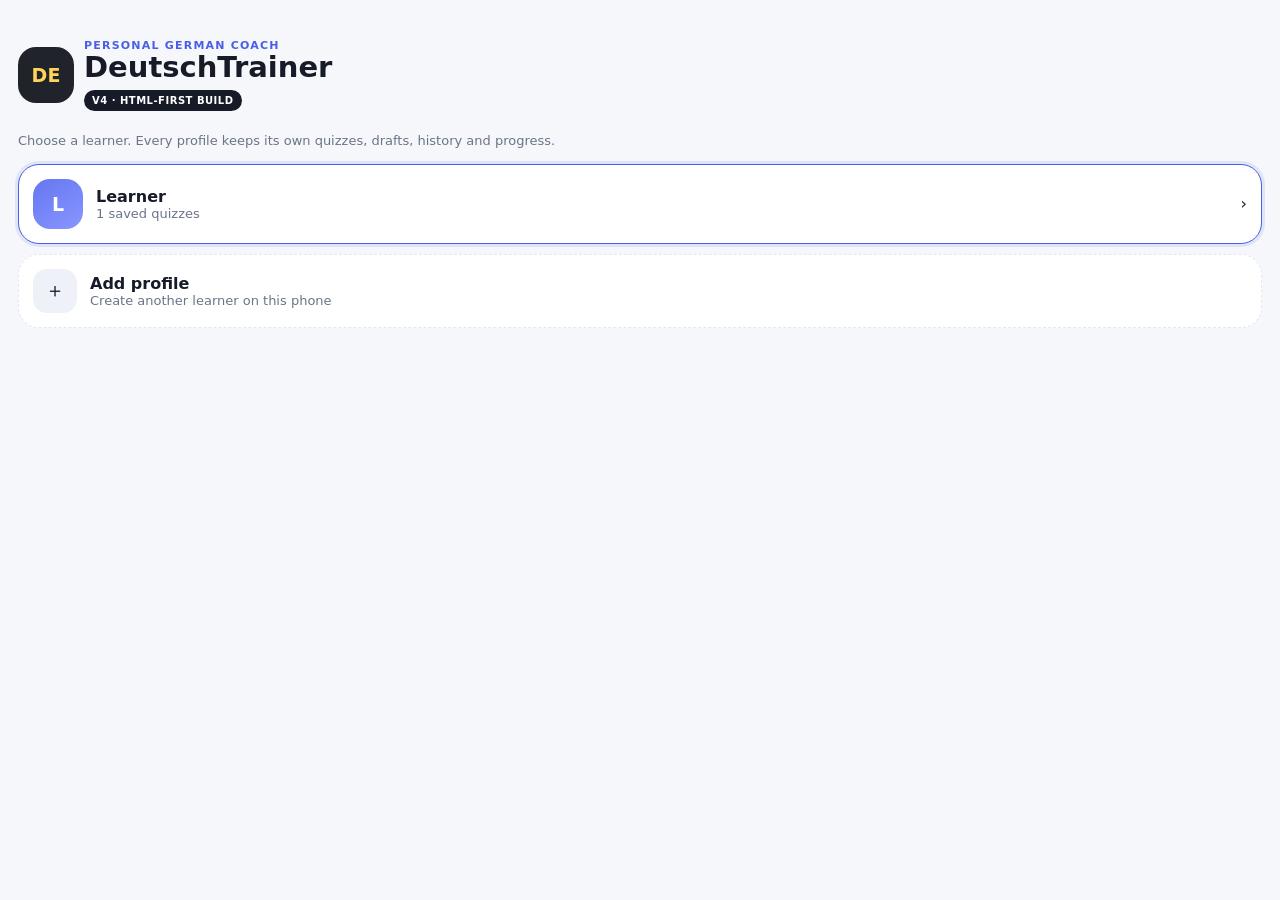
<file: appv4/src/main/assets/index.html>
<!doctype html>
<html lang="en">
<head>
<meta charset="utf-8" />
<meta name="viewport" content="width=device-width,initial-scale=1,viewport-fit=cover,user-scalable=no" />
<title>DeutschTrainer V4</title>
<link rel="stylesheet" href="app.css">
<link rel="stylesheet" href="voice-fix.css">
</head>
<body>
<div id="loading" class="loading"></div>
<section class="screen active" id="profiles"></section>
<section class="screen" id="home"></section>
<section class="screen" id="quizzes"></section>
<section class="screen" id="create"></section>
<section class="screen" id="question"></section>
<section class="screen" id="result"></section>
<section class="screen" id="progress"></section>
<section class="screen" id="more"></section>
<section class="screen" id="history"></section>
<section class="screen" id="settings"></section>
<nav class="bottom" id="bottom">
<button class="nav active" data-screen="home" onclick="go('home')"><span>⌂</span>Home</button>
<button class="nav" data-screen="quizzes" onclick="go('quizzes')"><span>▣</span>Quizzes</button>
<button class="nav" data-screen="create" onclick="go('create')"><span>＋</span>Create</button>
<button class="nav" data-screen="progress" onclick="go('progress')"><span>▥</span>Progress</button>
<button class="nav" data-screen="more" onclick="go('more')"><span>•••</span>More</button>
</nav>
<div class="modalShade" id="modal"><div class="modal" id="modalBody"></div></div>
<div class="toast" id="toast"></div>
<script src="core.js"></script>
<script src="quiz.js"></script>
<script src="learn.js"></script>
<script src="settings.js"></script>
<script src="drive-integration.js"></script>
<script src="boot.js"></script>
<script src="voice-fix.js"></script>
</body>
</html>
</file>
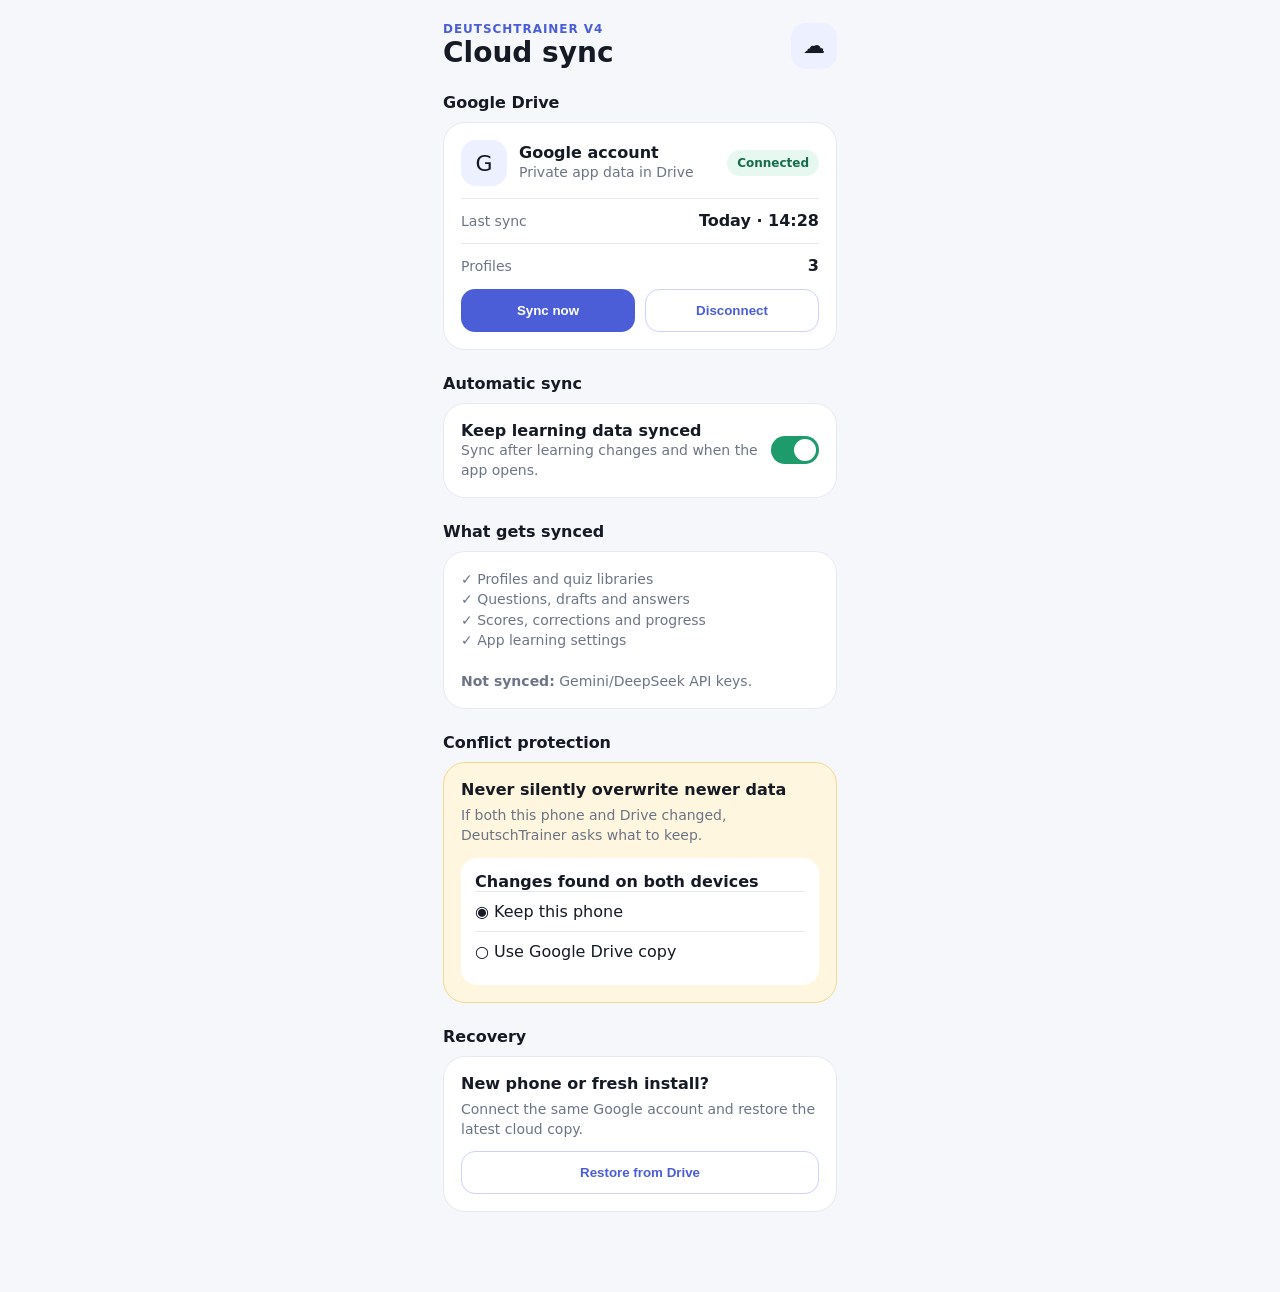
<file: prototypes/drive-sync-v4.html>
<!doctype html><html><head><meta charset="utf-8"><meta name="viewport" content="width=device-width,initial-scale=1"><title>DeutschTrainer Drive Sync</title><style>:root{--bg:#f6f7fb;--card:#fff;--text:#161a24;--muted:#6d7485;--primary:#4b5ed7;--mint:#1d9b6a;--line:#e7e9f1;--warn:#fff6df}*{box-sizing:border-box}body{margin:0;background:var(--bg);font-family:system-ui,sans-serif;color:var(--text)}main{max-width:430px;margin:auto;min-height:100vh;padding:22px 18px 80px}.row{display:flex;align-items:center;gap:12px}.grow{flex:1}.eyebrow{font-size:12px;letter-spacing:.08em;text-transform:uppercase;color:var(--primary);font-weight:800}.h1{font-size:28px;font-weight:850}.section{margin-top:24px;font-weight:800}.card{margin-top:10px;background:var(--card);border:1px solid var(--line);border-radius:22px;padding:17px}.icon{width:46px;height:46px;border-radius:15px;background:#edf0ff;display:grid;place-items:center;font-size:22px}.muted{color:var(--muted);font-size:14px;line-height:1.45}.status{background:#e7f8f1;color:#176c4d;padding:6px 10px;border-radius:99px;font-size:12px;font-weight:800}.btn{border:0;background:var(--primary);color:#fff;padding:13px 15px;border-radius:14px;font-weight:800}.btn.out{background:#fff;color:var(--primary);border:1px solid #ccd3ff}.full{width:100%}.split{display:grid;grid-template-columns:1fr 1fr;gap:10px;margin-top:12px}.kv{display:flex;justify-content:space-between;border-top:1px solid var(--line);padding-top:12px;margin-top:12px}.switch{width:48px;height:28px;background:var(--mint);border-radius:20px;padding:3px}.switch i{display:block;width:22px;height:22px;border-radius:50%;background:#fff;transform:translateX(20px)}.warning{background:var(--warn);border-color:#f0d98b}.choice{padding:10px 0;border-top:1px solid var(--line)}</style></head><body><main><div class="row"><div class="grow"><div class="eyebrow">DeutschTrainer V4</div><div class="h1">Cloud sync</div></div><div class="icon">☁️</div></div><div class="section">Google Drive</div><div class="card"><div class="row"><div class="icon">G</div><div class="grow"><b>Google account</b><div class="muted">Private app data in Drive</div></div><div class="status">Connected</div></div><div class="kv"><span class="muted">Last sync</span><b>Today · 14:28</b></div><div class="kv"><span class="muted">Profiles</span><b>3</b></div><div class="split"><button class="btn">Sync now</button><button class="btn out">Disconnect</button></div></div><div class="section">Automatic sync</div><div class="card"><div class="row"><div class="grow"><b>Keep learning data synced</b><div class="muted">Sync after learning changes and when the app opens.</div></div><div class="switch"><i></i></div></div></div><div class="section">What gets synced</div><div class="card"><div class="muted">✓ Profiles and quiz libraries<br>✓ Questions, drafts and answers<br>✓ Scores, corrections and progress<br>✓ App learning settings<br><br><b>Not synced:</b> Gemini/DeepSeek API keys.</div></div><div class="section">Conflict protection</div><div class="card warning"><b>Never silently overwrite newer data</b><div class="muted" style="margin-top:6px">If both this phone and Drive changed, DeutschTrainer asks what to keep.</div><div style="margin-top:12px;background:white;padding:14px;border-radius:16px"><b>Changes found on both devices</b><div class="choice">◉ Keep this phone</div><div class="choice">○ Use Google Drive copy</div></div></div><div class="section">Recovery</div><div class="card"><b>New phone or fresh install?</b><div class="muted" style="margin:6px 0 12px">Connect the same Google account and restore the latest cloud copy.</div><button class="btn out full">Restore from Drive</button></div></main></body></html>
</file>
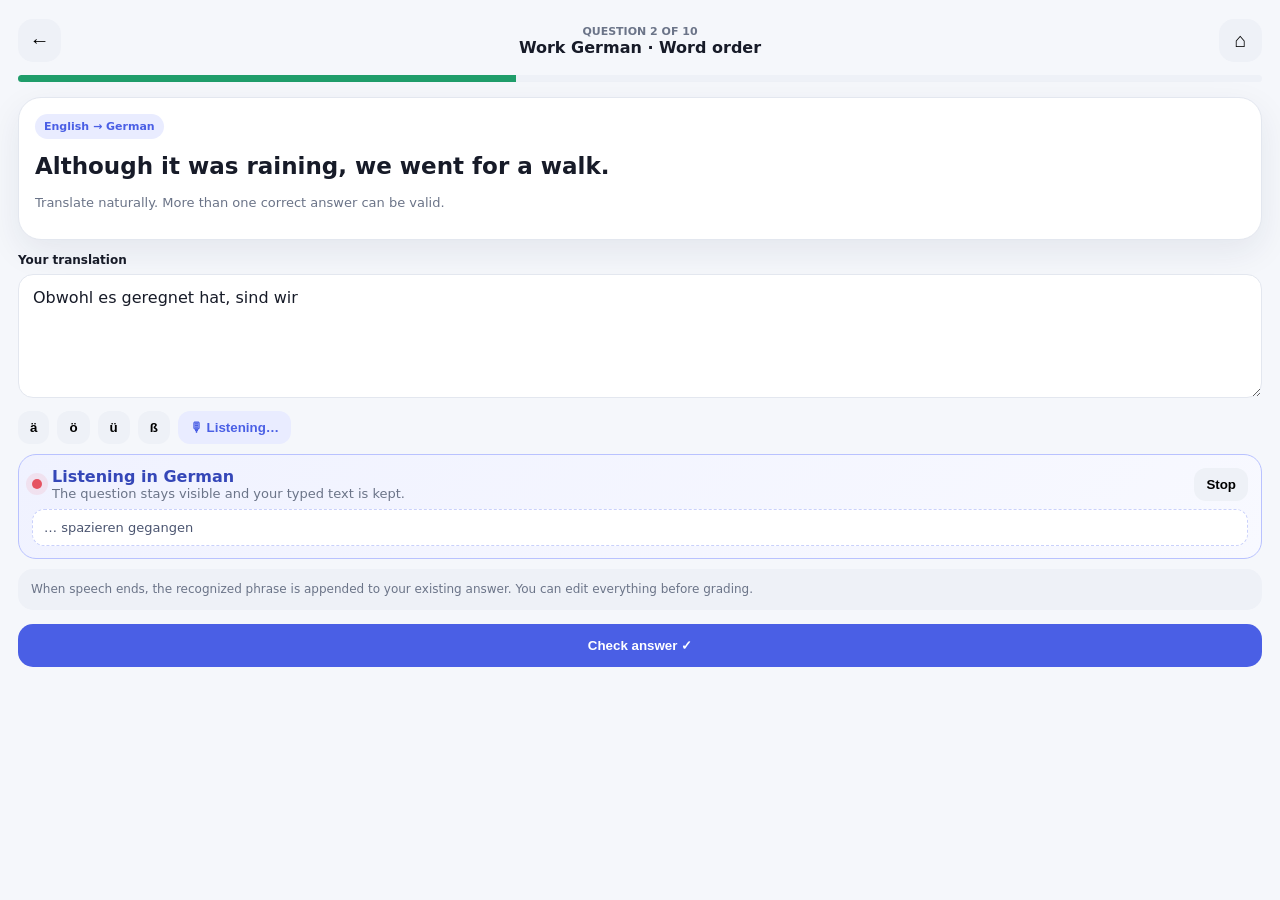
<file: prototypes/voice-inline-v4.html>
<!doctype html><html><head><meta charset="utf-8"><meta name="viewport" content="width=device-width,initial-scale=1"><title>DeutschTrainer V4 inline voice prototype</title><style>:root{--bg:#f5f7fb;--surface:#fff;--surface2:#eef1f7;--text:#171b28;--muted:#6b7488;--line:#e3e7ef;--indigo:#4a5fe5;--indigoSoft:#e9ecff;--green:#1f9d6a;--shadow:0 12px 34px rgba(30,39,73,.08)}*{box-sizing:border-box}body{margin:0;background:var(--bg);font-family:Inter,system-ui,-apple-system,Segoe UI,Roboto,sans-serif;color:var(--text)}.screen{min-height:100vh;padding:19px 18px 40px}.row{display:flex;align-items:center;gap:10px}.grow{flex:1}.muted{color:var(--muted)}.small{font-size:13px}.tiny{font-size:11px}.iconbtn{width:43px;height:43px;border:0;border-radius:15px;background:var(--surface2);font-size:20px}.progress{height:7px;background:var(--surface2);border-radius:99px;overflow:hidden}.progress i{display:block;height:100%;width:40%;background:var(--green)}.card{background:var(--surface);border:1px solid var(--line);border-radius:23px;padding:16px;box-shadow:var(--shadow)}.badge{display:inline-flex;border-radius:999px;background:var(--indigoSoft);color:var(--indigo);padding:6px 9px;font-size:11px;font-weight:850}.question{font-size:23px;line-height:1.36;font-weight:850;margin-top:12px}.field{margin-top:13px}.field label{display:block;font-size:12px;font-weight:850;margin-bottom:7px}textarea{width:100%;min-height:124px;border:1px solid var(--line);border-radius:15px;background:var(--surface);padding:13px 14px;font:inherit;color:inherit}.tools{display:flex;gap:8px;flex-wrap:wrap;margin-top:9px}.mini{border:0;background:var(--surface2);border-radius:12px;padding:9px 12px;font-weight:850}.mic{background:var(--indigoSoft);color:var(--indigo)}.voicebar{margin-top:10px;border:1px solid #b9c2ff;background:linear-gradient(135deg,#f0f2ff,#f8f9ff);border-radius:18px;padding:12px 13px}.dot{width:10px;height:10px;background:#e55361;border-radius:50%;box-shadow:0 0 0 6px rgba(229,83,97,.10)}.live{font-weight:850;color:#3547b8}.preview{margin-top:8px;padding:10px 11px;border-radius:12px;background:#fff;border:1px dashed #cad1fb;color:#4b5570;font-size:13px}.notice{border-radius:15px;padding:12px 13px;margin-top:10px;background:var(--surface2);color:var(--muted);font-size:12px;line-height:1.4}.btn{border:0;background:var(--indigo);color:#fff;padding:14px 16px;border-radius:15px;font-weight:850}.full{width:100%}</style></head><body><div class="screen"><div class="row"><button class="iconbtn">←</button><div class="grow" style="text-align:center"><div class="tiny muted"><b>QUESTION 2 OF 10</b></div><div><b>Work German · Word order</b></div></div><button class="iconbtn">⌂</button></div><div style="margin-top:13px" class="progress"><i></i></div><div class="card" style="margin-top:15px"><span class="badge">English → German</span><div class="question">Although it was raining, we went for a walk.</div><p class="muted small">Translate naturally. More than one correct answer can be valid.</p></div><div class="field"><label>Your translation</label><textarea>Obwohl es geregnet hat, sind wir</textarea></div><div class="tools"><button class="mini">ä</button><button class="mini">ö</button><button class="mini">ü</button><button class="mini">ß</button><button class="mini mic">🎙 Listening…</button></div><div class="voicebar"><div class="row"><span class="dot"></span><div class="grow"><div class="live">Listening in German</div><div class="muted small">The question stays visible and your typed text is kept.</div></div><button class="mini">Stop</button></div><div class="preview">… spazieren gegangen</div></div><div class="notice">When speech ends, the recognized phrase is appended to your existing answer. You can edit everything before grading.</div><button class="btn full" style="margin-top:14px">Check answer ✓</button></div></body></html>
</file>
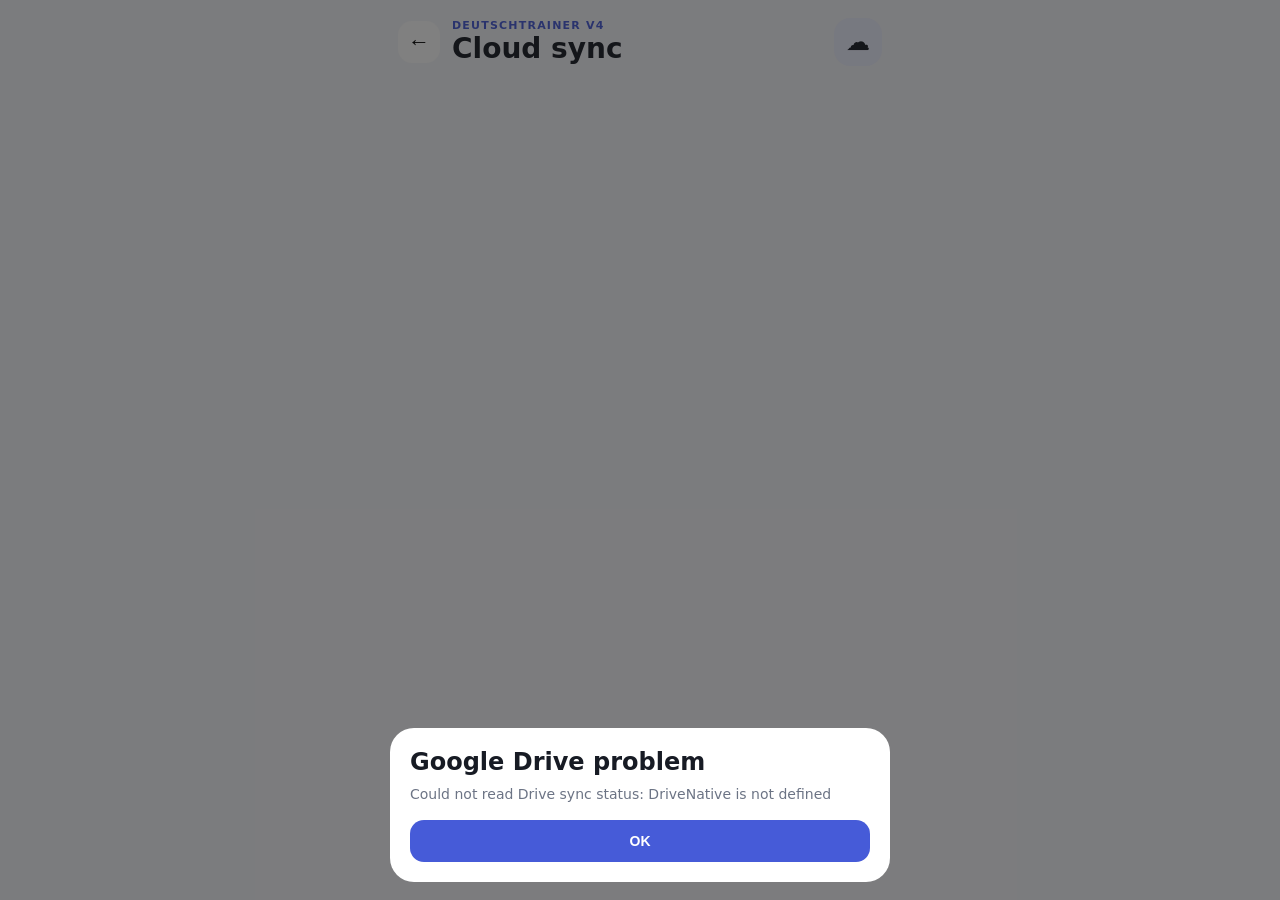
<file: appv4/src/main/assets/drive-sync.html>
<!doctype html>
<html lang="en">
<head>
<meta charset="utf-8">
<meta name="viewport" content="width=device-width,initial-scale=1,viewport-fit=cover,user-scalable=no">
<title>DeutschTrainer Cloud Sync</title>
<link rel="stylesheet" href="drive-sync.css">
</head>
<body>
<div class="loading" id="loading"></div>
<main class="page">
  <header class="top">
    <button class="iconBtn" onclick="DriveNative.close()">←</button>
    <div class="grow"><div class="eyebrow">DEUTSCHTRAINER V4</div><h1>Cloud sync</h1></div>
    <div class="cloud">☁</div>
  </header>
  <div id="content"></div>
</main>
<div class="shade" id="modal"><div class="modal" id="modalBody"></div></div>
<div class="toast" id="toast"></div>
<script src="drive-sync.js"></script>
</body>
</html>
</file>
<file: appv4/src/main/assets/app.css>
:root{--bg:#f5f7fb;--surface:#fff;--surface2:#eef1f7;--text:#171b28;--muted:#6b7488;--line:#e3e7ef;--indigo:#4a5fe5;--indigo2:#7587ff;--indigoSoft:#e9ecff;--green:#1f9d6a;--greenSoft:#e5f7ef;--amber:#d98a26;--amberSoft:#fff2de;--red:#d75561;--redSoft:#ffe9ec;--shadow:0 12px 34px rgba(30,39,73,.08)}
body.dark{--bg:#0d111a;--surface:#151b27;--surface2:#1d2534;--text:#f2f4fa;--muted:#a8b1c2;--line:#2b3548;--indigo:#8997ff;--indigo2:#6475ed;--indigoSoft:#27326a;--green:#59d5a2;--greenSoft:#153c30;--amber:#f0b361;--amberSoft:#443016;--red:#ff8e97;--redSoft:#45242a;--shadow:none}
*{box-sizing:border-box;-webkit-tap-highlight-color:transparent}html,body{margin:0;min-height:100%;background:var(--bg);font-family:Inter,system-ui,-apple-system,Segoe UI,Roboto,sans-serif;color:var(--text)}body{padding-top:env(safe-area-inset-top);padding-bottom:env(safe-area-inset-bottom)}button,input,textarea,select{font:inherit;color:inherit}.screen{display:none;min-height:100vh;padding:19px 18px 104px}.screen.active{display:block}.row{display:flex;align-items:center;gap:10px}.space{justify-content:space-between}.grow{flex:1}.eyebrow{font-size:11px;font-weight:850;letter-spacing:.11em;text-transform:uppercase;color:var(--indigo)}.h1{font-size:29px;line-height:1.08;font-weight:900}.h2{font-size:21px;font-weight:850}.muted{color:var(--muted)}.small{font-size:13px}.tiny{font-size:11px}.avatar{width:50px;height:50px;border-radius:17px;background:linear-gradient(145deg,#6577f1,#8996ff);color:#fff;display:grid;place-items:center;font-weight:900;font-size:19px}.iconbtn{width:43px;height:43px;border:0;border-radius:15px;background:var(--surface2);color:var(--text);font-size:20px}.card{background:var(--surface);border:1px solid var(--line);border-radius:23px;padding:16px;box-shadow:var(--shadow)}.hero{margin-top:16px;border-radius:29px;padding:22px;background:linear-gradient(135deg,#3648b8,#7587ff);color:#fff;box-shadow:var(--shadow)}.hero p{color:#ebedff}.stamp{display:inline-flex;align-items:center;background:rgba(255,255,255,.15);border:1px solid rgba(255,255,255,.25);padding:7px 10px;border-radius:999px;font-size:11px;font-weight:850}.btn{border:0;background:var(--indigo);color:#fff;padding:14px 16px;border-radius:15px;font-weight:850}.btn.white{background:#fff;color:#3547b8}.btn.soft{background:var(--indigoSoft);color:var(--indigo)}.btn.out{background:transparent;color:var(--indigo);border:1px solid #c8cffd}.btn.green{background:var(--green)}.btn.red{background:var(--red)}.btn:disabled{opacity:.5}.full{width:100%}.grid2{display:grid;grid-template-columns:1fr 1fr;gap:11px}.stat b{display:block;font-size:25px;margin:4px 0}.section-title{font-size:16px;font-weight:850;margin:20px 0 10px}.action{display:flex;align-items:center;gap:12px;padding:1px 0}.action+.action{border-top:1px solid var(--line);margin-top:13px;padding-top:13px}.actionIcon{width:44px;height:44px;border-radius:14px;background:var(--surface2);display:grid;place-items:center;font-size:20px}.bottom{position:fixed;z-index:30;bottom:0;left:0;right:0;height:78px;padding-bottom:env(safe-area-inset-bottom);background:var(--surface);border-top:1px solid var(--line);display:grid;grid-template-columns:repeat(5,1fr)}.nav{border:0;background:transparent;color:var(--muted);font-size:10px;font-weight:800}.nav span{display:block;font-size:20px;margin-bottom:4px}.nav.active{color:var(--indigo)}.badge{display:inline-flex;border-radius:999px;background:var(--indigoSoft);color:var(--indigo);padding:6px 9px;font-size:11px;font-weight:850;max-width:180px;white-space:nowrap;overflow:hidden;text-overflow:ellipsis}.meta{display:flex;gap:7px;flex-wrap:wrap;margin-top:10px}.progress{height:7px;background:var(--surface2);border-radius:99px;overflow:hidden}.progress i{display:block;height:100%;border-radius:99px;background:var(--green)}.search{display:flex;align-items:center;gap:8px;background:var(--surface);border:1px solid var(--line);border-radius:15px;padding:12px 14px;margin-top:14px}.search input{border:0;outline:0;width:100%;background:transparent}.toolbar{display:flex;gap:8px;overflow:auto;padding:11px 0}.chip{white-space:nowrap;border:1px solid var(--line);background:var(--surface);border-radius:999px;padding:9px 12px;font-size:12px;font-weight:800;color:var(--muted)}.chip.active{background:var(--indigoSoft);color:var(--indigo);border-color:var(--indigo)}.quiz-card{background:var(--surface);border:1px solid var(--line);border-radius:22px;padding:16px;margin-top:11px}.field{margin-top:13px}.field label{display:block;font-size:12px;font-weight:850;margin-bottom:7px}.input,textarea,select{width:100%;border:1px solid var(--line);border-radius:15px;background:var(--surface);padding:13px 14px;outline:none}textarea{min-height:120px;resize:vertical}.seg{display:grid;grid-template-columns:repeat(4,1fr);gap:6px}.seg button{border:1px solid var(--line);background:var(--surface);padding:10px 4px;border-radius:12px;font-weight:800}.seg button.active{background:var(--indigoSoft);color:var(--indigo);border-color:var(--indigo)}.notice{border-radius:15px;padding:12px 13px;margin-top:10px;background:var(--surface2);color:var(--muted);font-size:12px;line-height:1.4}.notice.good{background:var(--greenSoft);color:var(--green)}.notice.warn{background:var(--amberSoft);color:var(--amber)}.notice.bad{background:var(--redSoft);color:var(--red)}.tools{display:flex;gap:8px;flex-wrap:wrap;margin-top:9px}.mini{border:0;background:var(--surface2);border-radius:12px;padding:9px 12px;font-weight:850}.mic{background:var(--indigoSoft);color:var(--indigo)}.question{font-size:23px;line-height:1.36;font-weight:850;margin-top:12px}.scoreRing{width:116px;height:116px;border-radius:50%;display:grid;place-items:center;margin:4px auto 15px}.scoreRing>div{width:94px;height:94px;background:var(--surface);border-radius:50%;display:grid;place-items:center;text-align:center}.scoreRing strong{font-size:29px}.settingRow{display:flex;align-items:center;gap:12px;padding:14px 0}.settingRow+.settingRow{border-top:1px solid var(--line)}.toggle{width:44px;height:26px;border-radius:999px;background:#cfd5df;position:relative;flex:0 0 auto}.toggle.on{background:var(--indigo)}.toggle:after{content:'';width:20px;height:20px;background:#fff;border-radius:50%;position:absolute;top:3px;left:3px;box-shadow:0 2px 4px #0002}.toggle.on:after{left:21px}.profileCard{display:flex;align-items:center;gap:13px;background:var(--surface);border:1px solid var(--line);border-radius:21px;padding:14px;margin-top:10px}.profileCard.selected{border-color:var(--indigo);box-shadow:0 0 0 3px rgba(70,91,216,.12)}.modalShade{display:none;position:fixed;z-index:80;inset:0;background:#0008;align-items:flex-end;justify-content:center}.modalShade.show{display:flex}.modal{width:100%;max-width:430px;background:var(--surface);border-radius:26px 26px 0 0;padding:22px 18px calc(28px + env(safe-area-inset-bottom));max-height:85vh;overflow:auto}.errorIcon{width:54px;height:54px;border-radius:18px;background:var(--redSoft);display:grid;place-items:center;color:var(--red);font-size:24px;font-weight:900}.loading{display:none;position:fixed;z-index:70;top:env(safe-area-inset-top);left:0;right:0;height:4px;background:var(--surface2);overflow:hidden}.loading.show:after{content:'';position:absolute;inset:0;width:40%;background:var(--indigo);animation:load 1s infinite ease-in-out}@keyframes load{from{transform:translateX(-100%)}to{transform:translateX(350%)}}.toast{display:none;position:fixed;z-index:90;left:50%;bottom:94px;transform:translateX(-50%);max-width:88%;background:#171b28;color:#fff;padding:11px 14px;border-radius:14px;font-size:12px;box-shadow:0 8px 30px #0004}.toast.show{display:block}.empty{text-align:center;padding:28px 10px}.emptyIcon{width:58px;height:58px;border-radius:18px;background:var(--indigoSoft);display:grid;place-items:center;font-size:27px;margin:0 auto 12px}.backupCard{border-style:dashed;border-color:#aeb8f3}.switchLine{cursor:pointer}.version{display:inline-block;margin-top:7px;padding:5px 8px;border-radius:999px;background:#171b28;color:#fff;font-size:10px;font-weight:850;letter-spacing:.05em}.feedback{border-radius:15px;padding:12px;margin-top:8px;font-size:13px}.feedback.red{background:var(--redSoft);color:var(--red)}.feedback.amber{background:var(--amberSoft);color:var(--amber)}
</file>
<file: appv4/src/main/assets/voice-fix.css>
.voicebar{display:none;margin-top:10px;border:1px solid #b9c2ff;background:linear-gradient(135deg,#f0f2ff,#f8f9ff);border-radius:18px;padding:12px 13px}.voicebar.show{display:block}.voiceDot{width:10px;height:10px;background:#e55361;border-radius:50%;box-shadow:0 0 0 6px rgba(229,83,97,.10);flex:0 0 auto}.voiceTitle{font-weight:850;color:#3547b8}.voicePreview{display:none;margin-top:8px;padding:10px 11px;border-radius:12px;background:var(--surface);border:1px dashed #cad1fb;color:var(--muted);font-size:13px;line-height:1.4}.voicePreview.show{display:block}.voicebar.processing .voiceDot{background:#d98a26}.voicebar.done .voiceDot{background:#1f9d6a}.voicebar.error{border-color:#efb0b7;background:var(--redSoft)}.voicebar.error .voiceTitle{color:var(--red)}body.dark .voicebar{background:linear-gradient(135deg,#202847,#1a2138);border-color:#5363aa}body.dark .voicePreview{border-color:#49557f}.mic.listening{background:var(--redSoft);color:var(--red)}
</file>
<file: appv4/src/main/assets/drive-sync.css>
:root{--bg:#f6f7fb;--card:#fff;--text:#171b24;--muted:#6c7485;--primary:#465bd8;--mint:#1f9d6a;--line:#e6e9f1;--warn:#fff6df;--danger:#c94f5a;--soft:#edf0ff}*{box-sizing:border-box}html,body{margin:0;min-height:100%;background:var(--bg);color:var(--text);font-family:Inter,system-ui,-apple-system,BlinkMacSystemFont,"Segoe UI",sans-serif}.page{max-width:520px;margin:auto;padding:18px 18px 48px}.top{display:flex;align-items:center;gap:12px}.grow{flex:1}.eyebrow{font-size:11px;letter-spacing:.11em;color:var(--primary);font-weight:900}.top h1{margin:2px 0 0;font-size:28px;line-height:1.1}.iconBtn{width:42px;height:42px;border:0;border-radius:14px;background:#fff;font-size:22px}.cloud{width:48px;height:48px;border-radius:16px;background:var(--soft);display:grid;place-items:center;font-size:24px}.sectionTitle{margin:24px 2px 8px;font-weight:850;font-size:15px}.card{background:var(--card);border:1px solid var(--line);border-radius:22px;padding:17px;box-shadow:0 4px 18px rgba(15,23,42,.04)}.row{display:flex;align-items:center;gap:12px}.accountIcon{width:48px;height:48px;border-radius:16px;background:#edf0ff;color:#3150c4;display:grid;place-items:center;font-weight:900;font-size:20px}.muted{color:var(--muted);font-size:14px;line-height:1.45}.tiny{font-size:12px}.status{padding:6px 9px;border-radius:999px;background:#e6f7f0;color:#176b4d;font-size:11px;font-weight:900}.status.off{background:#f0f1f5;color:#6b7280}.kv{display:flex;justify-content:space-between;gap:12px;border-top:1px solid var(--line);padding-top:12px;margin-top:12px;font-size:14px}.buttons{display:grid;grid-template-columns:1fr 1fr;gap:10px;margin-top:14px}.btn{border:0;border-radius:14px;background:var(--primary);color:#fff;padding:13px 14px;font-weight:850;font-size:14px}.btn.out{background:#fff;color:var(--primary);border:1px solid #ccd3ff}.btn.soft{background:#eef0ff;color:#394bb7}.full{width:100%}.switch{width:48px;height:28px;border-radius:20px;background:#cfd4df;padding:3px;transition:.2s}.switch i{display:block;width:22px;height:22px;border-radius:50%;background:#fff;box-shadow:0 1px 4px #0002;transition:.2s}.switch.on{background:var(--mint)}.switch.on i{transform:translateX(20px)}.notice{margin-top:12px;padding:14px;border:1px solid #f1d68a;border-radius:17px;background:var(--warn);font-size:13px;line-height:1.45}.privacy{padding:0;margin:0;list-style:none}.privacy li{padding:6px 0;color:var(--muted);font-size:14px}.privacy li:before{content:"✓";color:var(--mint);font-weight:900;margin-right:8px}.loading{position:fixed;left:0;top:0;height:3px;width:100%;background:linear-gradient(90deg,transparent,var(--primary),transparent);background-size:200% 100%;animation:slide 1s linear infinite;opacity:0;z-index:50}.loading.show{opacity:1}@keyframes slide{to{background-position:-200% 0}}.shade{position:fixed;inset:0;background:#1118;display:none;align-items:flex-end;justify-content:center;padding:18px;z-index:100}.shade.show{display:flex}.modal{width:min(500px,100%);background:#fff;border-radius:24px;padding:20px}.modal h2{margin:0 0 8px}.choice{border:1px solid var(--line);border-radius:15px;padding:13px;margin-top:10px;background:#fff;text-align:left;width:100%;font-weight:800}.choice.primary{border-color:#aeb8ff;background:#f2f4ff;color:#3448ba}.toast{position:fixed;left:50%;bottom:20px;transform:translate(-50%,20px);background:#171b24;color:#fff;border-radius:999px;padding:10px 14px;font-size:13px;opacity:0;pointer-events:none;transition:.2s;z-index:120}.toast.show{opacity:1;transform:translate(-50%,0)}body.dark{--bg:#0d1119;--card:#151b26;--text:#eff2f8;--muted:#9ba5b7;--line:#293142;--soft:#212a50;--warn:#3d3218}.dark .iconBtn,.dark .btn.out,.dark .choice,.dark .modal{background:#151b26;color:var(--text)}
</file>
